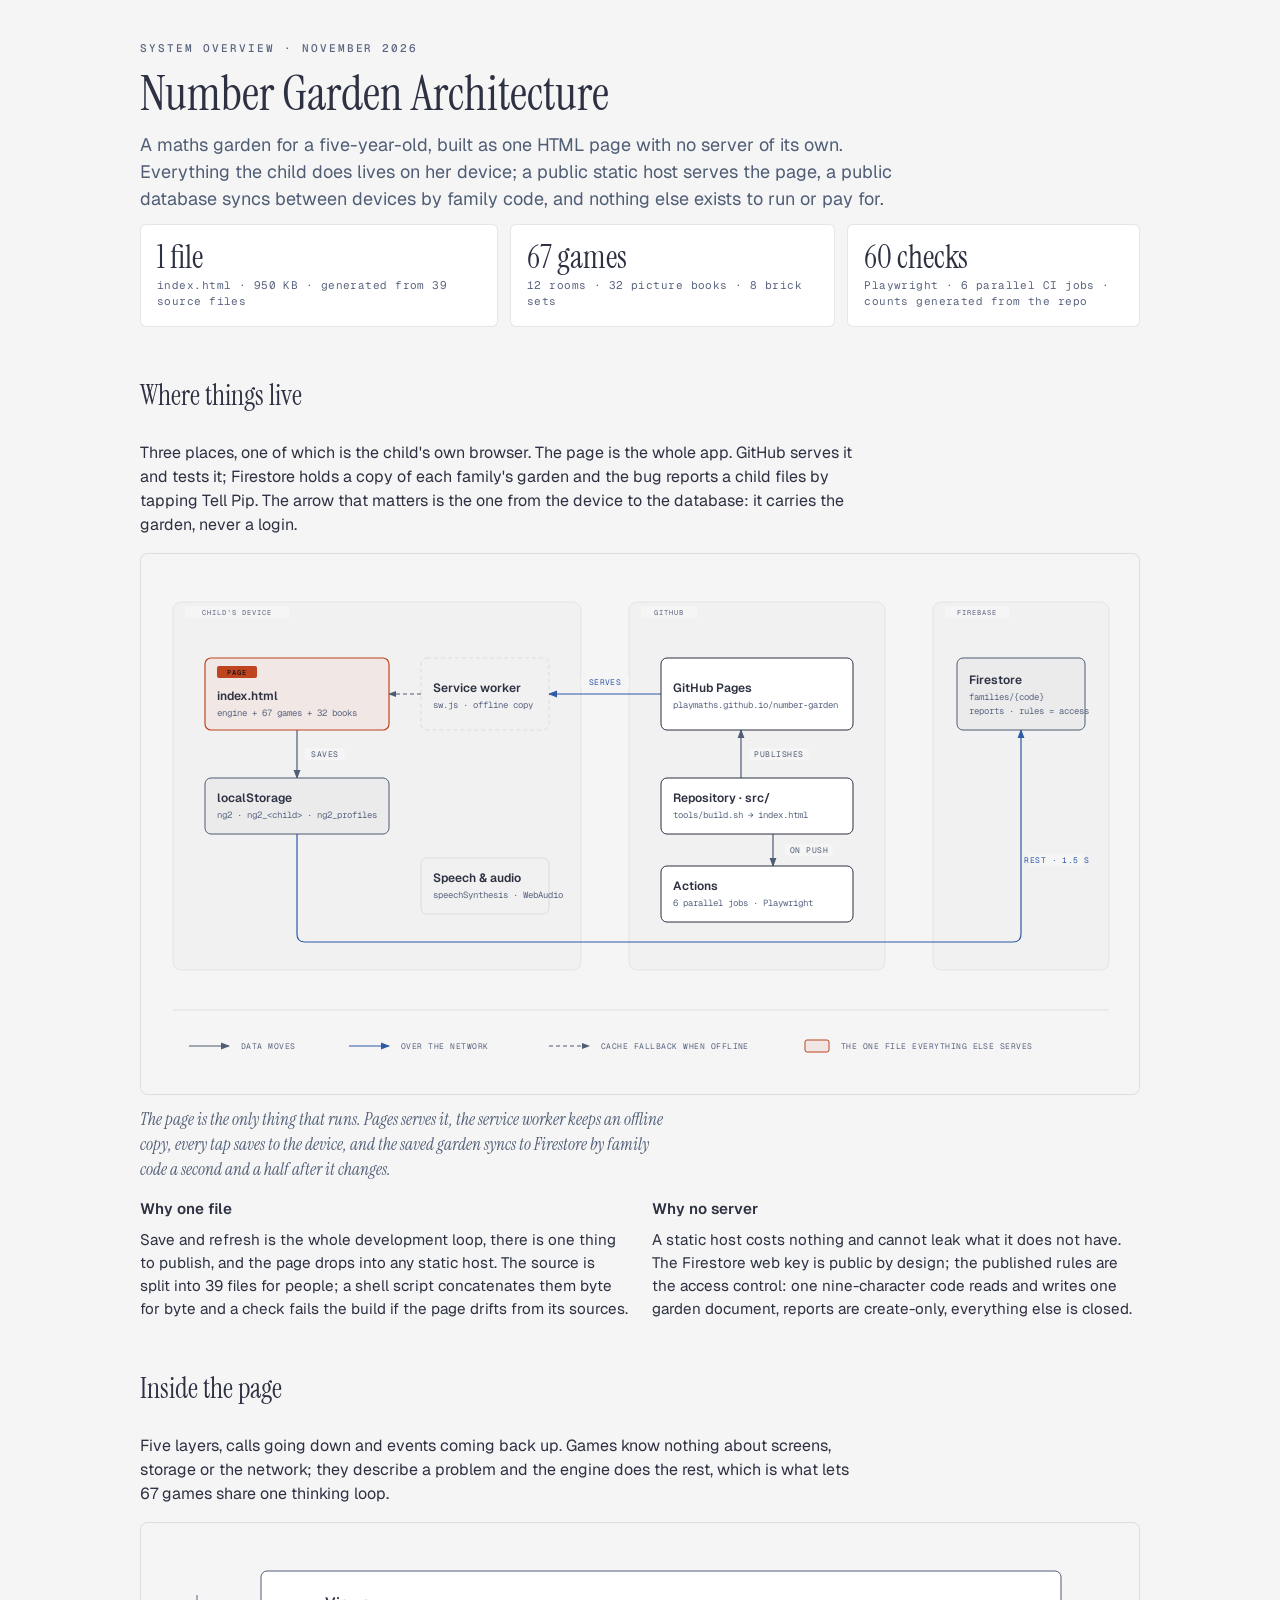
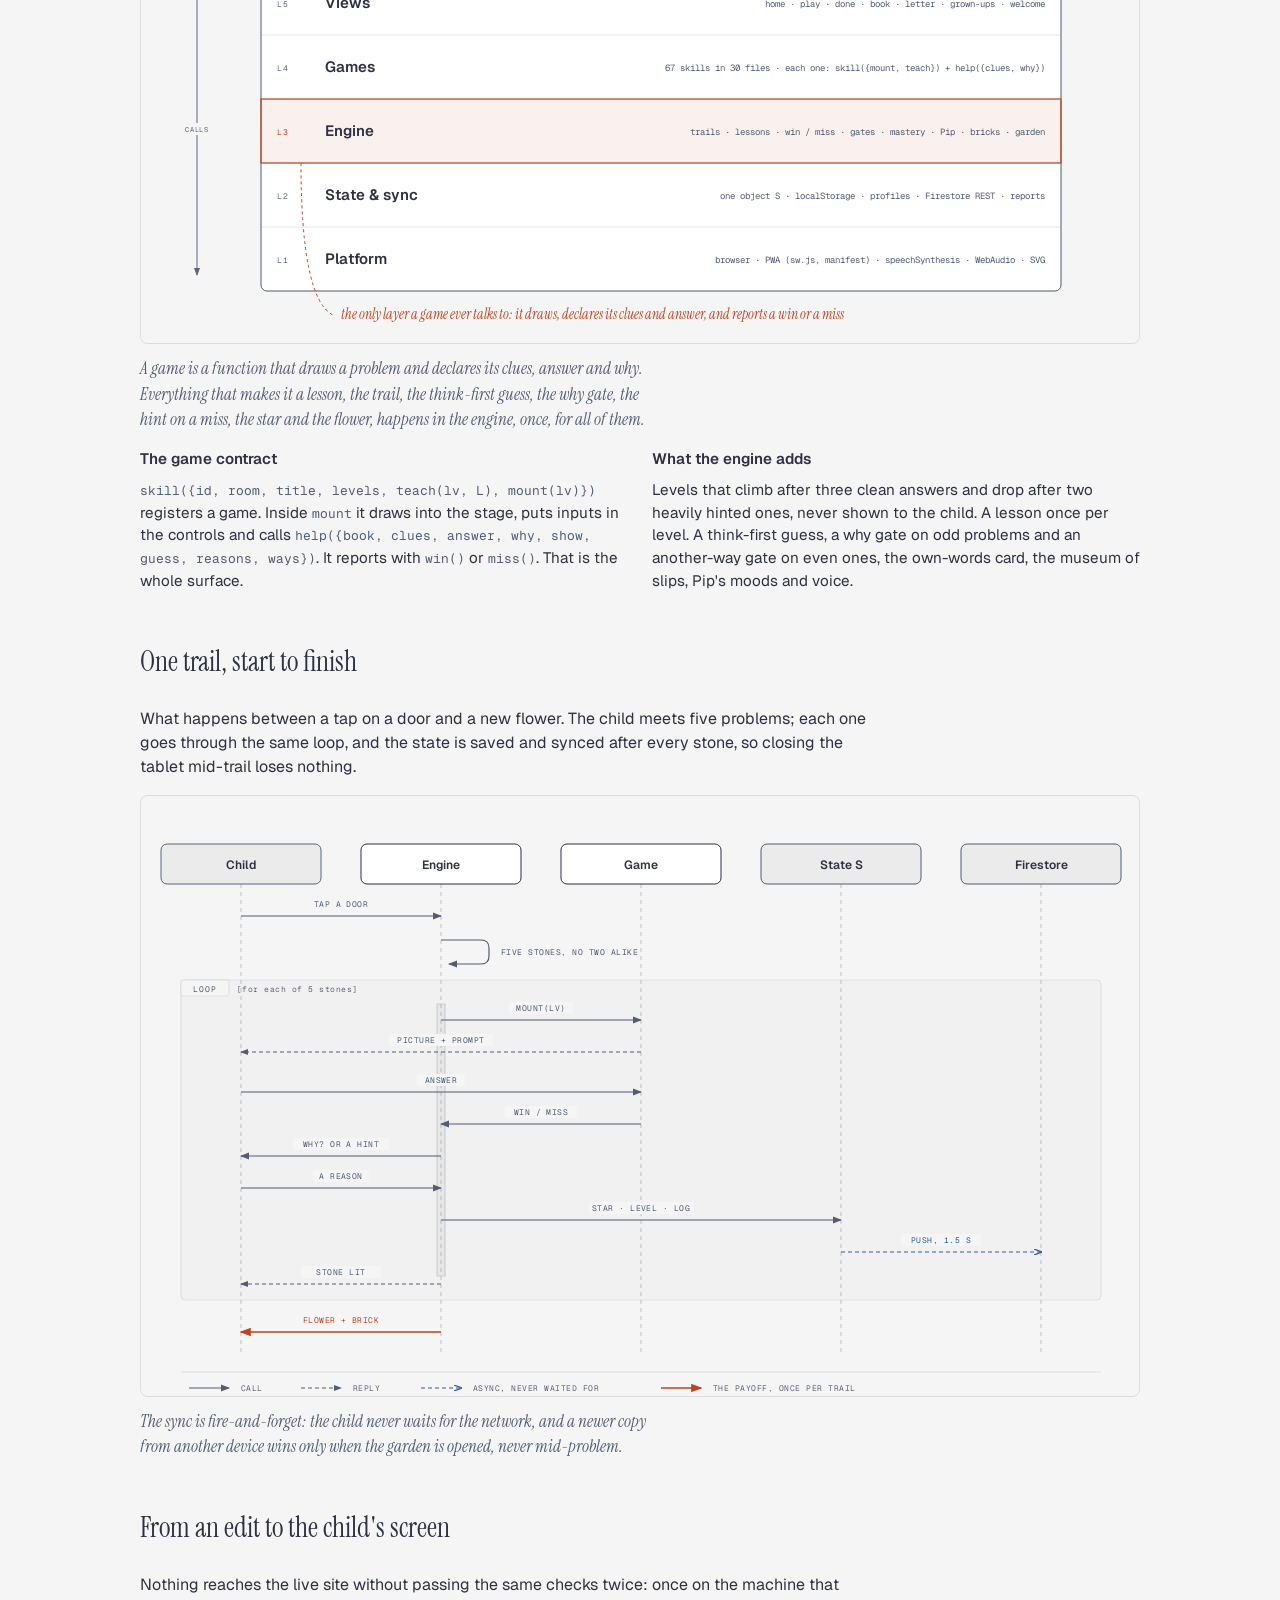
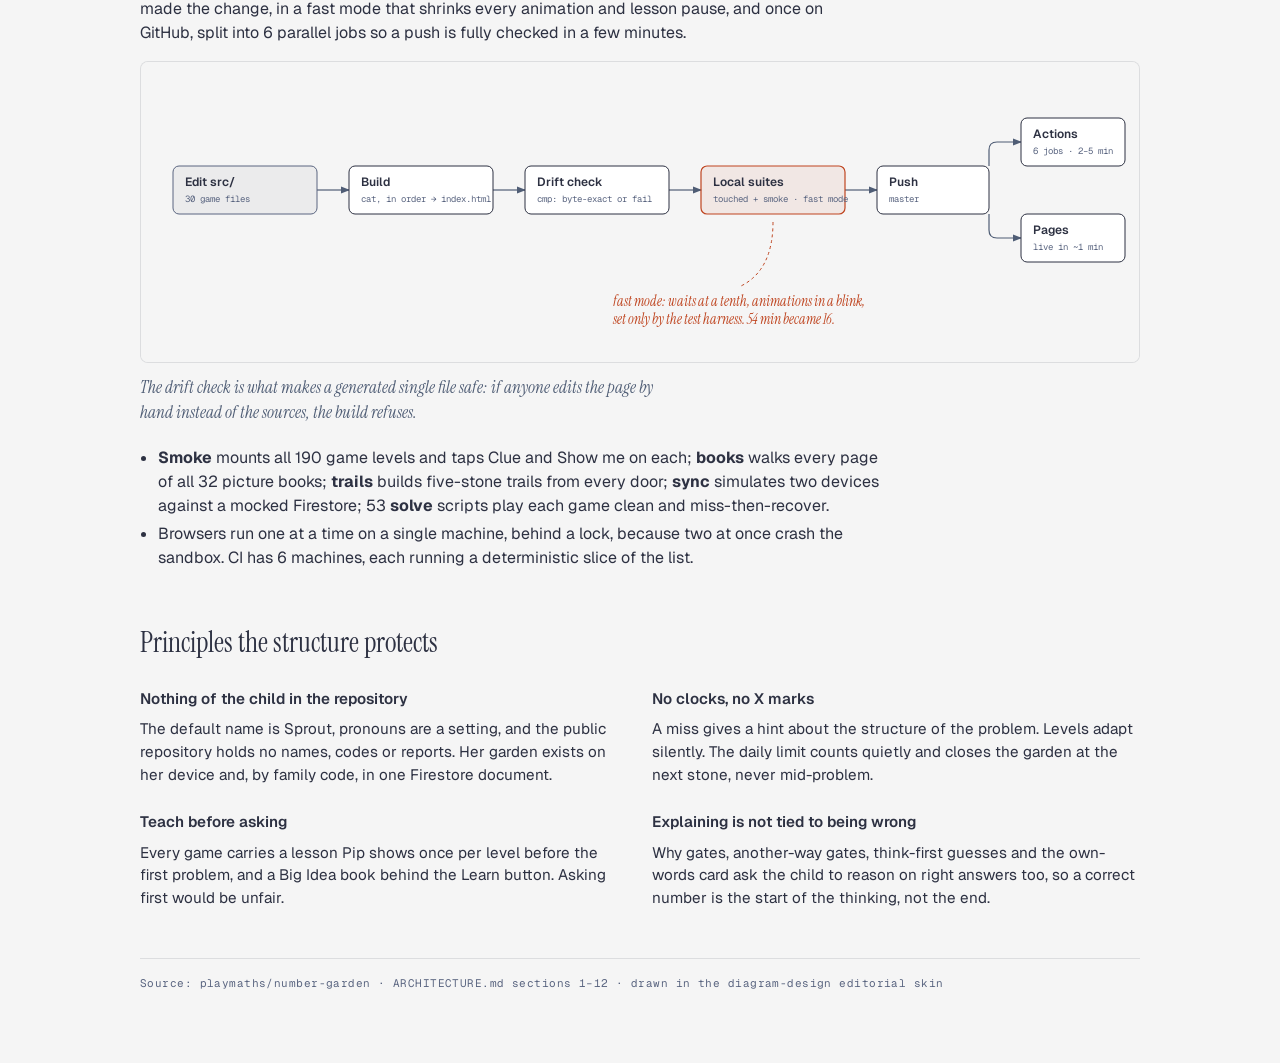
<file: docs/architecture.html>
<!doctype html>
<html lang="en">
<head>
<meta charset="utf-8">
<meta name="viewport" content="width=device-width,initial-scale=1,viewport-fit=cover">
<title>Number Garden Architecture</title>
<link rel="stylesheet" href="https://fonts.googleapis.com/css2?family=Instrument+Serif:ital@0;1&family=Geist:wght@400;500;600&family=Geist+Mono:wght@400;500&display=swap">
<!-- Drawn in the diagram-design editorial skin (github.com/cathrynlavery/diagram-design): one accent, hairlines, 4px grid, orthogonal connectors. Hand-written SVG, no libraries. -->
<style>
/* Layout: an editorial single column; each diagram is one claim with a caption, on white-smoke paper with hairlines and one accent; the counts are filled in by tools/docs-counts.py. Skin: diagram-design defaults. */
:root{
  --paper:#f5f5f5; --paper-2:#ececec; --ink:#2d3142; --muted:#4f5d75; --soft:#5a6580;
  --rule:rgba(45,49,66,.12); --rule-solid:#bfc0c0; --accent:#bf4520; --accent-tint:rgba(191,69,32,.08); --link:#2e5aa8;
  --wash:rgba(45,49,66,.02); --wash-2:rgba(45,49,66,.05); --edge:rgba(45,49,66,.10); --white:#ffffff;
  --serif:'Instrument Serif',Georgia,serif; --sans:'Geist',system-ui,sans-serif; --mono:'Geist Mono',ui-monospace,Menlo,monospace;
}
@media (prefers-color-scheme:dark){:root:not([data-theme="light"]){
  --paper:#2d3142; --paper-2:#393e53; --ink:#f5f5f5; --muted:#bfc0c0; --soft:#949eb2;
  --rule:rgba(245,245,245,.12); --rule-solid:rgba(191,192,192,.25); --accent:#f08a59; --accent-tint:rgba(240,138,89,.10); --link:#739fdf;
  --wash:rgba(245,245,245,.03); --wash-2:rgba(245,245,245,.06); --edge:rgba(245,245,245,.12); --white:#363b4f; color-scheme:dark}}
:root[data-theme="dark"]{
  --paper:#2d3142; --paper-2:#393e53; --ink:#f5f5f5; --muted:#bfc0c0; --soft:#949eb2;
  --rule:rgba(245,245,245,.12); --rule-solid:rgba(191,192,192,.25); --accent:#f08a59; --accent-tint:rgba(240,138,89,.10); --link:#739fdf;
  --wash:rgba(245,245,245,.03); --wash-2:rgba(245,245,245,.06); --edge:rgba(245,245,245,.12); --white:#363b4f; color-scheme:dark}
body{background:var(--paper);color:var(--ink);font-family:var(--sans);line-height:1.5;padding-left:max(16px,env(safe-area-inset-left,0px));padding-right:max(16px,env(safe-area-inset-right,0px));padding-block:32px 64px}
.wrap{max-width:1000px;margin:0 auto;display:flex;flex-direction:column;gap:48px}
header{display:grid;gap:12px}
.eyebrow{font-family:var(--mono);font-size:11px;letter-spacing:.18em;text-transform:uppercase;color:var(--soft);font-weight:500}
h1{font-family:var(--serif);font-weight:400;font-size:clamp(2rem,5vw,3rem);line-height:1.05;margin:0;text-wrap:balance}
h2{font-family:var(--serif);font-weight:400;font-size:1.75rem;margin:0 0 8px;text-wrap:balance}
p{max-width:66ch;margin:0;color:var(--ink)}
p.lede{font-size:1.125rem;color:var(--muted)}
.cards{display:grid;grid-template-columns:1.1fr 1fr .9fr;gap:12px}
.card{background:var(--white);border:1px solid var(--rule);border-radius:6px;padding:16px;display:grid;gap:4px;min-width:0}
.card b{font-family:var(--serif);font-weight:400;font-size:2rem;line-height:1;font-variant-numeric:tabular-nums}
.card span{font-family:var(--mono);font-size:11px;color:var(--soft);letter-spacing:.04em}
section{display:grid;gap:16px}
figure{margin:0;display:grid;gap:12px}
.scroll{overflow-x:auto;border:1px solid var(--rule);border-radius:8px;background:var(--paper)}
.scroll svg{display:block;height:auto}
figcaption{font-family:var(--serif);font-style:italic;font-size:1.05rem;color:var(--muted);max-width:66ch}
.two{display:grid;grid-template-columns:1fr 1fr;gap:24px}
.two>div{min-width:0;display:grid;gap:8px;align-content:start}
.two h3{font-family:var(--sans);font-weight:600;font-size:.95rem;margin:0}
.two p{font-size:.95rem}
code{font-family:var(--mono);font-size:.85em;color:var(--muted)}
ul{margin:0;padding-left:1.1rem;max-width:66ch;color:var(--ink)}li{margin:4px 0}
.svgtxt{font-family:var(--sans)}
footer{border-top:1px solid var(--rule);padding-top:16px;font-family:var(--mono);font-size:11px;color:var(--soft);letter-spacing:.04em}
@media (max-width:700px){.cards{grid-template-columns:1fr 1fr}.cards .card:first-child{grid-column:1/-1}.two{grid-template-columns:1fr}}
@media (prefers-reduced-motion:no-preference){.card{transition:border-color .2s}.card:hover{border-color:var(--rule-solid)}}
</style>

</head>
<body>
<div class="wrap">
<header>
  <div class="eyebrow">System overview · November 2026</div>
  <h1>Number Garden Architecture</h1>
  <p class="lede">A maths garden for a five-year-old, built as one HTML page with no server of its own. Everything the child does lives on her device; a public static host serves the page, a public database syncs between devices by family code, and nothing else exists to run or pay for.</p>
  <div class="cards">
    <div class="card"><b>1 file</b><span>index.html · 950 KB · generated from <!--n:srcfiles-->39<!--/n--> source files</span></div>
    <div class="card"><b><!--n:skills-->67<!--/n--> games</b><span><!--n:rooms-->12<!--/n--> rooms · <!--n:books-->32<!--/n--> picture books · <!--n:sets-->8<!--/n--> brick sets</span></div>
    <div class="card"><b><!--n:checks-->60<!--/n--> checks</b><span>Playwright · <!--n:jobs-->6<!--/n--> parallel CI jobs · counts generated from the repo</span></div>
  </div>
</header>

<section>
  <h2>Where things live</h2>
  <p>Three places, one of which is the child's own browser. The page is the whole app. GitHub serves it and tests it; Firestore holds a copy of each family's garden and the bug reports a child files by tapping Tell Pip. The arrow that matters is the one from the device to the database: it carries the garden, never a login.</p>
  <figure>
    <div class="scroll">
    <svg viewBox="0 0 1000 540" style="min-width:1000px" role="img" aria-labelledby="arch-t arch-d">
      <title id="arch-t">System architecture of Number Garden</title>
      <desc id="arch-d">Three zones: the child's device holds index.html, a service worker, localStorage and the browser's speech and audio; GitHub holds Pages, the source repository and Actions; Firebase holds Firestore. Pages serves the page through the service worker; the page saves to localStorage; localStorage syncs to Firestore over REST; the repository publishes to Pages and runs tests on push.</desc>
      <defs>
        <marker id="arch-arrow" markerWidth="8" markerHeight="6" refX="7" refY="3" orient="auto"><polygon points="0 0, 8 3, 0 6" fill="var(--muted)"/></marker>
        <marker id="arch-arrow-link" markerWidth="8" markerHeight="6" refX="7" refY="3" orient="auto"><polygon points="0 0, 8 3, 0 6" fill="var(--link)"/></marker>
      </defs>
      <!-- zones -->
      <rect x="32" y="48" width="408" height="368" rx="8" fill="var(--wash)" stroke="var(--edge)" stroke-width=".8"/>
      <rect x="44" y="52" width="104" height="12" rx="2" fill="var(--paper)"/>
      <text x="96" y="61" fill="var(--soft)" font-size="7" font-family="var(--mono)" text-anchor="middle" letter-spacing="0.14em">CHILD'S DEVICE</text>
      <rect x="488" y="48" width="256" height="368" rx="8" fill="var(--wash)" stroke="var(--edge)" stroke-width=".8"/>
      <rect x="500" y="52" width="56" height="12" rx="2" fill="var(--paper)"/>
      <text x="528" y="61" fill="var(--soft)" font-size="7" font-family="var(--mono)" text-anchor="middle" letter-spacing="0.14em">GITHUB</text>
      <rect x="792" y="48" width="176" height="368" rx="8" fill="var(--wash)" stroke="var(--edge)" stroke-width=".8"/>
      <rect x="804" y="52" width="64" height="12" rx="2" fill="var(--paper)"/>
      <text x="836" y="61" fill="var(--soft)" font-size="7" font-family="var(--mono)" text-anchor="middle" letter-spacing="0.14em">FIREBASE</text>
      <!-- arrows (behind nodes) -->
      <line x1="520" y1="140" x2="408" y2="140" stroke="var(--link)" stroke-width="1.2" marker-end="url(#arch-arrow-link)"/>
      <rect x="440" y="122" width="48" height="12" rx="2" fill="var(--paper)"/>
      <text x="464" y="131" fill="var(--link)" font-size="8" font-family="var(--mono)" text-anchor="middle" letter-spacing="0.06em">SERVES</text>
      <line x1="280" y1="140" x2="248" y2="140" stroke="var(--muted)" stroke-width="1" stroke-dasharray="4,3" marker-end="url(#arch-arrow)"/>
      <line x1="156" y1="176" x2="156" y2="224" stroke="var(--muted)" stroke-width="1.2" marker-end="url(#arch-arrow)"/>
      <rect x="164" y="194" width="40" height="12" rx="2" fill="var(--paper)"/>
      <text x="184" y="203" fill="var(--muted)" font-size="8" font-family="var(--mono)" text-anchor="middle" letter-spacing="0.06em">SAVES</text>
      <path d="M156,280 V380 Q156,388 164,388 H872 Q880,388 880,380 V176" fill="none" stroke="var(--link)" stroke-width="1.2" marker-end="url(#arch-arrow-link)"/>
      <rect x="888" y="300" width="56" height="12" rx="2" fill="var(--paper)"/>
      <text x="916" y="309" fill="var(--link)" font-size="8" font-family="var(--mono)" text-anchor="middle" letter-spacing="0.06em">REST · 1.5 S</text>
      <line x1="600" y1="224" x2="600" y2="176" stroke="var(--muted)" stroke-width="1.2" marker-end="url(#arch-arrow)"/>
      <rect x="608" y="194" width="60" height="12" rx="2" fill="var(--paper)"/>
      <text x="638" y="203" fill="var(--muted)" font-size="8" font-family="var(--mono)" text-anchor="middle" letter-spacing="0.06em">PUBLISHES</text>
      <line x1="632" y1="280" x2="632" y2="312" stroke="var(--muted)" stroke-width="1.2" marker-end="url(#arch-arrow)"/>
      <rect x="644" y="290" width="48" height="12" rx="2" fill="var(--paper)"/>
      <text x="668" y="299" fill="var(--muted)" font-size="8" font-family="var(--mono)" text-anchor="middle" letter-spacing="0.06em">ON PUSH</text>
      <!-- nodes: device -->
      <rect x="64" y="104" width="184" height="72" rx="6" fill="var(--paper)"/>
      <rect x="64" y="104" width="184" height="72" rx="6" fill="var(--accent-tint)" stroke="var(--accent)" stroke-width="1.2"/>
      <rect x="76" y="112" width="40" height="12" rx="2" fill="var(--accent)"/><text x="96" y="121" fill="#111111" font-size="7" font-family="var(--mono)" text-anchor="middle" letter-spacing="0.14em" font-weight="500">PAGE</text>
      <text x="76" y="146" fill="var(--ink)" font-size="12" font-family="var(--sans)" font-weight="600">index.html</text>
      <text x="76" y="162" fill="var(--soft)" font-size="9" font-family="var(--mono)">engine + <!--n:skills-->67<!--/n--> games + <!--n:books-->32<!--/n--> books</text>
      <rect x="280" y="104" width="128" height="72" rx="6" fill="var(--paper)"/>
      <rect x="280" y="104" width="128" height="72" rx="6" fill="var(--wash)" stroke="var(--edge)" stroke-width="1" stroke-dasharray="4,3"/>
      <text x="292" y="138" fill="var(--ink)" font-size="12" font-family="var(--sans)" font-weight="600">Service worker</text>
      <text x="292" y="154" fill="var(--soft)" font-size="9" font-family="var(--mono)">sw.js · offline copy</text>
      <rect x="64" y="224" width="184" height="56" rx="6" fill="var(--paper)"/>
      <rect x="64" y="224" width="184" height="56" rx="6" fill="var(--wash-2)" stroke="var(--muted)" stroke-width="1"/>
      <text x="76" y="248" fill="var(--ink)" font-size="12" font-family="var(--sans)" font-weight="600">localStorage</text>
      <text x="76" y="264" fill="var(--soft)" font-size="9" font-family="var(--mono)">ng2 · ng2_&lt;child&gt; · ng2_profiles</text>
      <rect x="280" y="304" width="128" height="56" rx="6" fill="var(--paper)"/>
      <rect x="280" y="304" width="128" height="56" rx="6" fill="var(--wash)" stroke="var(--edge)" stroke-width="1"/>
      <text x="292" y="328" fill="var(--ink)" font-size="12" font-family="var(--sans)" font-weight="600">Speech &amp; audio</text>
      <text x="292" y="344" fill="var(--soft)" font-size="9" font-family="var(--mono)">speechSynthesis · WebAudio</text>
      <!-- nodes: github -->
      <rect x="520" y="104" width="192" height="72" rx="6" fill="var(--white)" stroke="var(--ink)" stroke-width="1"/>
      <text x="532" y="138" fill="var(--ink)" font-size="12" font-family="var(--sans)" font-weight="600">GitHub Pages</text>
      <text x="532" y="154" fill="var(--soft)" font-size="9" font-family="var(--mono)">playmaths.github.io/number-garden</text>
      <rect x="520" y="224" width="192" height="56" rx="6" fill="var(--white)" stroke="var(--ink)" stroke-width="1"/>
      <text x="532" y="248" fill="var(--ink)" font-size="12" font-family="var(--sans)" font-weight="600">Repository · src/</text>
      <text x="532" y="264" fill="var(--soft)" font-size="9" font-family="var(--mono)">tools/build.sh → index.html</text>
      <rect x="520" y="312" width="192" height="56" rx="6" fill="var(--white)" stroke="var(--ink)" stroke-width="1"/>
      <text x="532" y="336" fill="var(--ink)" font-size="12" font-family="var(--sans)" font-weight="600">Actions</text>
      <text x="532" y="352" fill="var(--soft)" font-size="9" font-family="var(--mono)"><!--n:jobs-->6<!--/n--> parallel jobs · Playwright</text>
      <!-- nodes: firebase -->
      <rect x="816" y="104" width="128" height="72" rx="6" fill="var(--paper)"/>
      <rect x="816" y="104" width="128" height="72" rx="6" fill="var(--wash-2)" stroke="var(--muted)" stroke-width="1"/>
      <text x="828" y="130" fill="var(--ink)" font-size="12" font-family="var(--sans)" font-weight="600">Firestore</text>
      <text x="828" y="146" fill="var(--soft)" font-size="9" font-family="var(--mono)">families/{code}</text>
      <text x="828" y="160" fill="var(--soft)" font-size="9" font-family="var(--mono)">reports · rules = access</text>
      <!-- legend strip -->
      <line x1="32" y1="456" x2="968" y2="456" stroke="var(--rule)" stroke-width="1"/>
      <line x1="48" y1="492" x2="88" y2="492" stroke="var(--muted)" stroke-width="1.2" marker-end="url(#arch-arrow)"/>
      <text x="100" y="495" fill="var(--soft)" font-size="8" font-family="var(--mono)" letter-spacing="0.06em">DATA MOVES</text>
      <line x1="208" y1="492" x2="248" y2="492" stroke="var(--link)" stroke-width="1.2" marker-end="url(#arch-arrow-link)"/>
      <text x="260" y="495" fill="var(--soft)" font-size="8" font-family="var(--mono)" letter-spacing="0.06em">OVER THE NETWORK</text>
      <line x1="408" y1="492" x2="448" y2="492" stroke="var(--muted)" stroke-width="1" stroke-dasharray="4,3" marker-end="url(#arch-arrow)"/>
      <text x="460" y="495" fill="var(--soft)" font-size="8" font-family="var(--mono)" letter-spacing="0.06em">CACHE FALLBACK WHEN OFFLINE</text>
      <rect x="664" y="486" width="24" height="12" rx="2" fill="var(--accent-tint)" stroke="var(--accent)" stroke-width="1"/>
      <text x="700" y="495" fill="var(--soft)" font-size="8" font-family="var(--mono)" letter-spacing="0.06em">THE ONE FILE EVERYTHING ELSE SERVES</text>
    </svg>
    </div>
    <figcaption>The page is the only thing that runs. Pages serves it, the service worker keeps an offline copy, every tap saves to the device, and the saved garden syncs to Firestore by family code a second and a half after it changes.</figcaption>
  </figure>
  <div class="two">
    <div><h3>Why one file</h3><p>Save and refresh is the whole development loop, there is one thing to publish, and the page drops into any static host. The source is split into <!--n:srcfiles-->39<!--/n--> files for people; a shell script concatenates them byte for byte and a check fails the build if the page drifts from its sources.</p></div>
    <div><h3>Why no server</h3><p>A static host costs nothing and cannot leak what it does not have. The Firestore web key is public by design; the published rules are the access control: one nine-character code reads and writes one garden document, reports are create-only, everything else is closed.</p></div>
  </div>
</section>

<section>
  <h2>Inside the page</h2>
  <p>Five layers, calls going down and events coming back up. Games know nothing about screens, storage or the network; they describe a problem and the engine does the rest, which is what lets <!--n:skills-->67<!--/n--> games share one thinking loop.</p>
  <figure>
    <div class="scroll">
    <svg viewBox="0 0 1000 420" style="min-width:1000px" role="img" aria-labelledby="lay-t lay-d">
      <title id="lay-t">Runtime layers of the page</title>
      <desc id="lay-d">From top to bottom: Views, Games, Engine, State and sync, Platform. The engine is the focal layer: it owns trails, lessons, gates, win and miss, and the state object every other layer reads.</desc>
      <defs><marker id="lay-arrow" markerWidth="8" markerHeight="6" refX="7" refY="3" orient="auto"><polygon points="0 0, 8 3, 0 6" fill="var(--soft)"/></marker></defs>
      <!-- direction indicator -->
      <line x1="56" y1="72" x2="56" y2="352" stroke="var(--soft)" stroke-width="1" marker-end="url(#lay-arrow)"/>
      <rect x="40" y="200" width="32" height="12" rx="2" fill="var(--paper)"/>
      <text x="56" y="209" fill="var(--soft)" font-size="7" font-family="var(--mono)" text-anchor="middle" letter-spacing="0.14em">CALLS</text>
      <!-- stack -->
      <rect x="120" y="48" width="800" height="320" rx="6" fill="var(--white)" stroke="var(--muted)" stroke-width="1"/>
      <line x1="120" y1="112" x2="920" y2="112" stroke="var(--rule)" stroke-width="1"/>
      <line x1="120" y1="176" x2="920" y2="176" stroke="var(--rule)" stroke-width="1"/>
      <line x1="120" y1="240" x2="920" y2="240" stroke="var(--rule)" stroke-width="1"/>
      <line x1="120" y1="304" x2="920" y2="304" stroke="var(--rule)" stroke-width="1"/>
      <!-- focal layer -->
      <rect x="120" y="176" width="800" height="64" fill="var(--accent-tint)" stroke="var(--accent)" stroke-width="1.2"/>
      <!-- rows -->
      <text x="136" y="84" fill="var(--soft)" font-size="8" font-family="var(--mono)" letter-spacing="0.18em">L5</text>
      <text x="184" y="85" fill="var(--ink)" font-size="15" font-family="var(--sans)" font-weight="600">Views</text>
      <text x="904" y="84" fill="var(--muted)" font-size="9" font-family="var(--mono)" text-anchor="end">home · play · done · book · letter · grown-ups · welcome</text>
      <text x="136" y="148" fill="var(--soft)" font-size="8" font-family="var(--mono)" letter-spacing="0.18em">L4</text>
      <text x="184" y="149" fill="var(--ink)" font-size="15" font-family="var(--sans)" font-weight="600">Games</text>
      <text x="904" y="148" fill="var(--muted)" font-size="9" font-family="var(--mono)" text-anchor="end"><!--n:skills-->67<!--/n--> skills in <!--n:gamefiles-->30<!--/n--> files · each one: skill({mount, teach}) + help({clues, why})</text>
      <text x="136" y="212" fill="var(--accent)" font-size="8" font-family="var(--mono)" letter-spacing="0.18em">L3</text>
      <text x="184" y="213" fill="var(--ink)" font-size="15" font-family="var(--sans)" font-weight="600">Engine</text>
      <text x="904" y="212" fill="var(--muted)" font-size="9" font-family="var(--mono)" text-anchor="end">trails · lessons · win / miss · gates · mastery · Pip · bricks · garden</text>
      <text x="136" y="276" fill="var(--soft)" font-size="8" font-family="var(--mono)" letter-spacing="0.18em">L2</text>
      <text x="184" y="277" fill="var(--ink)" font-size="15" font-family="var(--sans)" font-weight="600">State &amp; sync</text>
      <text x="904" y="276" fill="var(--muted)" font-size="9" font-family="var(--mono)" text-anchor="end">one object S · localStorage · profiles · Firestore REST · reports</text>
      <text x="136" y="340" fill="var(--soft)" font-size="8" font-family="var(--mono)" letter-spacing="0.18em">L1</text>
      <text x="184" y="341" fill="var(--ink)" font-size="15" font-family="var(--sans)" font-weight="600">Platform</text>
      <text x="904" y="340" fill="var(--muted)" font-size="9" font-family="var(--mono)" text-anchor="end">browser · PWA (sw.js, manifest) · speechSynthesis · WebAudio · SVG</text>
      <!-- callout -->
      <path d="M160,240 Q160,376 192,392" fill="none" stroke="var(--accent)" stroke-width="1" stroke-dasharray="3,3"/>
      <text x="200" y="396" fill="var(--accent)" font-size="14" font-family="var(--serif)" font-style="italic">the only layer a game ever talks to: it draws, declares its clues and answer, and reports a win or a miss</text>
    </svg>
    </div>
    <figcaption>A game is a function that draws a problem and declares its clues, answer and why. Everything that makes it a lesson, the trail, the think-first guess, the why gate, the hint on a miss, the star and the flower, happens in the engine, once, for all of them.</figcaption>
  </figure>
  <div class="two">
    <div><h3>The game contract</h3><p><code>skill({id, room, title, levels, teach(lv, L), mount(lv)})</code> registers a game. Inside <code>mount</code> it draws into the stage, puts inputs in the controls and calls <code>help({book, clues, answer, why, show, guess, reasons, ways})</code>. It reports with <code>win()</code> or <code>miss()</code>. That is the whole surface.</p></div>
    <div><h3>What the engine adds</h3><p>Levels that climb after three clean answers and drop after two heavily hinted ones, never shown to the child. A lesson once per level. A think-first guess, a why gate on odd problems and an another-way gate on even ones, the own-words card, the museum of slips, Pip's moods and voice.</p></div>
  </div>
</section>

<section>
  <h2>One trail, start to finish</h2>
  <p>What happens between a tap on a door and a new flower. The child meets five problems; each one goes through the same loop, and the state is saved and synced after every stone, so closing the tablet mid-trail loses nothing.</p>
  <figure>
    <div class="scroll">
    <svg viewBox="0 0 1000 600" style="min-width:1000px" role="img" aria-labelledby="seq-t seq-d">
      <title id="seq-t">Sequence of one trail</title>
      <desc id="seq-d">Five actors: the child, the engine, a game, the state object and Firestore. The child taps a door; the engine builds five stones; for each stone the engine mounts the game, the game shows a picture and prompt, the child answers, the game reports a win, the engine asks why, the child picks a reason, the engine saves the level and state syncs to Firestore; after the fifth stone the engine plants a flower and lays a brick.</desc>
      <defs>
        <marker id="seq-arrow" markerWidth="8" markerHeight="6" refX="7" refY="3" orient="auto"><polygon points="0 0, 8 3, 0 6" fill="var(--muted)"/></marker>
        <marker id="seq-arrow-accent" markerWidth="8" markerHeight="6" refX="7" refY="3" orient="auto"><polygon points="0 0, 8 3, 0 6" fill="var(--accent)"/></marker>
        <marker id="seq-arrow-link" markerWidth="8" markerHeight="6" refX="7" refY="3" orient="auto"><polygon points="0 0, 8 3, 0 6" fill="var(--link)"/></marker>
        <marker id="seq-open" markerWidth="8" markerHeight="6" refX="7" refY="3" orient="auto"><polyline points="0 0, 8 3, 0 6" fill="none" stroke="var(--link)" stroke-width="1.2"/></marker>
      </defs>
      <!-- lifelines -->
      <line x1="100" y1="88" x2="100" y2="560" stroke="var(--rule-solid)" stroke-width="1" stroke-dasharray="4,4"/>
      <line x1="300" y1="88" x2="300" y2="560" stroke="var(--rule-solid)" stroke-width="1" stroke-dasharray="4,4"/>
      <line x1="500" y1="88" x2="500" y2="560" stroke="var(--rule-solid)" stroke-width="1" stroke-dasharray="4,4"/>
      <line x1="700" y1="88" x2="700" y2="560" stroke="var(--rule-solid)" stroke-width="1" stroke-dasharray="4,4"/>
      <line x1="900" y1="88" x2="900" y2="560" stroke="var(--rule-solid)" stroke-width="1" stroke-dasharray="4,4"/>
      <!-- loop frame -->
      <rect x="40" y="184" width="920" height="320" rx="4" fill="var(--wash)" stroke="var(--edge)" stroke-width="1"/>
      <rect x="40" y="184" width="48" height="16" rx="2" fill="var(--paper)" stroke="var(--edge)" stroke-width="1"/>
      <text x="64" y="196" fill="var(--muted)" font-size="8" font-family="var(--mono)" text-anchor="middle" letter-spacing="0.12em">LOOP</text>
      <text x="96" y="196" fill="var(--soft)" font-size="8" font-family="var(--mono)" letter-spacing="0.06em">[for each of 5 stones]</text>
      <!-- activation on engine during loop -->
      <rect x="296" y="208" width="8" height="272" fill="var(--wash-2)" stroke="var(--rule-solid)" stroke-width=".8"/>
      <!-- actors -->
      <rect x="20" y="48" width="160" height="40" rx="6" fill="var(--wash-2)" stroke="var(--soft)" stroke-width="1"/>
      <text x="100" y="73" fill="var(--ink)" font-size="12" font-family="var(--sans)" font-weight="600" text-anchor="middle">Child</text>
      <rect x="220" y="48" width="160" height="40" rx="6" fill="var(--white)" stroke="var(--ink)" stroke-width="1"/>
      <text x="300" y="73" fill="var(--ink)" font-size="12" font-family="var(--sans)" font-weight="600" text-anchor="middle">Engine</text>
      <rect x="420" y="48" width="160" height="40" rx="6" fill="var(--white)" stroke="var(--ink)" stroke-width="1"/>
      <text x="500" y="73" fill="var(--ink)" font-size="12" font-family="var(--sans)" font-weight="600" text-anchor="middle">Game</text>
      <rect x="620" y="48" width="160" height="40" rx="6" fill="var(--wash-2)" stroke="var(--muted)" stroke-width="1"/>
      <text x="700" y="73" fill="var(--ink)" font-size="12" font-family="var(--sans)" font-weight="600" text-anchor="middle">State S</text>
      <rect x="820" y="48" width="160" height="40" rx="6" fill="var(--wash-2)" stroke="var(--muted)" stroke-width="1"/>
      <text x="900" y="73" fill="var(--ink)" font-size="12" font-family="var(--sans)" font-weight="600" text-anchor="middle">Firestore</text>
      <!-- messages -->
      <line x1="100" y1="120" x2="300" y2="120" stroke="var(--muted)" stroke-width="1.2" marker-end="url(#seq-arrow)"/>
      <rect x="168" y="102" width="64" height="12" rx="2" fill="var(--paper)"/><text x="200" y="111" fill="var(--muted)" font-size="8" font-family="var(--mono)" text-anchor="middle" letter-spacing="0.06em">TAP A DOOR</text>
      <path d="M300,144 H340 Q348,144 348,152 V160 Q348,168 340,168 H308" fill="none" stroke="var(--muted)" stroke-width="1.2" marker-end="url(#seq-arrow)"/>
      <text x="360" y="159" fill="var(--muted)" font-size="8" font-family="var(--mono)" letter-spacing="0.06em">FIVE STONES, NO TWO ALIKE</text>
      <line x1="300" y1="224" x2="500" y2="224" stroke="var(--muted)" stroke-width="1.2" marker-end="url(#seq-arrow)"/>
      <rect x="368" y="206" width="64" height="12" rx="2" fill="var(--paper)"/><text x="400" y="215" fill="var(--muted)" font-size="8" font-family="var(--mono)" text-anchor="middle" letter-spacing="0.06em">MOUNT(LV)</text>
      <line x1="500" y1="256" x2="100" y2="256" stroke="var(--muted)" stroke-width="1" stroke-dasharray="4,3" marker-end="url(#seq-arrow)"/>
      <rect x="248" y="238" width="104" height="12" rx="2" fill="var(--paper)"/><text x="300" y="247" fill="var(--muted)" font-size="8" font-family="var(--mono)" text-anchor="middle" letter-spacing="0.06em">PICTURE + PROMPT</text>
      <line x1="100" y1="296" x2="500" y2="296" stroke="var(--muted)" stroke-width="1.2" marker-end="url(#seq-arrow)"/>
      <rect x="276" y="278" width="48" height="12" rx="2" fill="var(--paper)"/><text x="300" y="287" fill="var(--muted)" font-size="8" font-family="var(--mono)" text-anchor="middle" letter-spacing="0.06em">ANSWER</text>
      <line x1="500" y1="328" x2="300" y2="328" stroke="var(--muted)" stroke-width="1.2" marker-end="url(#seq-arrow)"/>
      <rect x="364" y="310" width="72" height="12" rx="2" fill="var(--paper)"/><text x="400" y="319" fill="var(--muted)" font-size="8" font-family="var(--mono)" text-anchor="middle" letter-spacing="0.06em">WIN / MISS</text>
      <line x1="300" y1="360" x2="100" y2="360" stroke="var(--muted)" stroke-width="1.2" marker-end="url(#seq-arrow)"/>
      <rect x="152" y="342" width="96" height="12" rx="2" fill="var(--paper)"/><text x="200" y="351" fill="var(--muted)" font-size="8" font-family="var(--mono)" text-anchor="middle" letter-spacing="0.06em">WHY? OR A HINT</text>
      <line x1="100" y1="392" x2="300" y2="392" stroke="var(--muted)" stroke-width="1.2" marker-end="url(#seq-arrow)"/>
      <rect x="172" y="374" width="56" height="12" rx="2" fill="var(--paper)"/><text x="200" y="383" fill="var(--muted)" font-size="8" font-family="var(--mono)" text-anchor="middle" letter-spacing="0.06em">A REASON</text>
      <line x1="300" y1="424" x2="700" y2="424" stroke="var(--muted)" stroke-width="1.2" marker-end="url(#seq-arrow)"/>
      <rect x="448" y="406" width="104" height="12" rx="2" fill="var(--paper)"/><text x="500" y="415" fill="var(--muted)" font-size="8" font-family="var(--mono)" text-anchor="middle" letter-spacing="0.06em">STAR · LEVEL · LOG</text>
      <line x1="700" y1="456" x2="900" y2="456" stroke="var(--link)" stroke-width="1" stroke-dasharray="4,3" marker-end="url(#seq-open)"/>
      <rect x="760" y="438" width="80" height="12" rx="2" fill="var(--paper)"/><text x="800" y="447" fill="var(--link)" font-size="8" font-family="var(--mono)" text-anchor="middle" letter-spacing="0.06em">PUSH, 1.5 S</text>
      <line x1="300" y1="488" x2="100" y2="488" stroke="var(--muted)" stroke-width="1" stroke-dasharray="4,3" marker-end="url(#seq-arrow)"/>
      <rect x="160" y="470" width="80" height="12" rx="2" fill="var(--paper)"/><text x="200" y="479" fill="var(--muted)" font-size="8" font-family="var(--mono)" text-anchor="middle" letter-spacing="0.06em">STONE LIT</text>
      <line x1="300" y1="536" x2="100" y2="536" stroke="var(--accent)" stroke-width="1.4" marker-end="url(#seq-arrow-accent)"/>
      <rect x="148" y="518" width="104" height="12" rx="2" fill="var(--paper)"/><text x="200" y="527" fill="var(--accent)" font-size="8" font-family="var(--mono)" text-anchor="middle" letter-spacing="0.06em">FLOWER + BRICK</text>
      <!-- legend -->
      <line x1="40" y1="576" x2="960" y2="576" stroke="var(--rule)" stroke-width="1"/>
      <line x1="48" y1="592" x2="88" y2="592" stroke="var(--muted)" stroke-width="1.2" marker-end="url(#seq-arrow)"/><text x="100" y="595" fill="var(--soft)" font-size="8" font-family="var(--mono)" letter-spacing="0.06em">CALL</text>
      <line x1="160" y1="592" x2="200" y2="592" stroke="var(--muted)" stroke-width="1" stroke-dasharray="4,3" marker-end="url(#seq-arrow)"/><text x="212" y="595" fill="var(--soft)" font-size="8" font-family="var(--mono)" letter-spacing="0.06em">REPLY</text>
      <line x1="280" y1="592" x2="320" y2="592" stroke="var(--link)" stroke-width="1" stroke-dasharray="4,3" marker-end="url(#seq-open)"/><text x="332" y="595" fill="var(--soft)" font-size="8" font-family="var(--mono)" letter-spacing="0.06em">ASYNC, NEVER WAITED FOR</text>
      <line x1="520" y1="592" x2="560" y2="592" stroke="var(--accent)" stroke-width="1.4" marker-end="url(#seq-arrow-accent)"/><text x="572" y="595" fill="var(--soft)" font-size="8" font-family="var(--mono)" letter-spacing="0.06em">THE PAYOFF, ONCE PER TRAIL</text>
    </svg>
    </div>
    <figcaption>The sync is fire-and-forget: the child never waits for the network, and a newer copy from another device wins only when the garden is opened, never mid-problem.</figcaption>
  </figure>
</section>

<section>
  <h2>From an edit to the child's screen</h2>
  <p>Nothing reaches the live site without passing the same checks twice: once on the machine that made the change, in a fast mode that shrinks every animation and lesson pause, and once on GitHub, split into <!--n:jobs-->6<!--/n--> parallel jobs so a push is fully checked in a few minutes.</p>
  <figure>
    <div class="scroll">
    <svg viewBox="0 0 1000 300" style="min-width:1000px" role="img" aria-labelledby="pipe-t pipe-d">
      <title id="pipe-t">Build and test pipeline</title>
      <desc id="pipe-d">Edit the sources, concatenate them into the page, check the page is byte-exact, run the touched suites and smoke locally in fast mode, push to master; the push triggers <!--n:jobs-->6<!--/n--> parallel Actions jobs and the Pages deploy.</desc>
      <defs><marker id="pipe-arrow" markerWidth="8" markerHeight="6" refX="7" refY="3" orient="auto"><polygon points="0 0, 8 3, 0 6" fill="var(--muted)"/></marker></defs>
      <!-- arrows -->
      <line x1="176" y1="128" x2="208" y2="128" stroke="var(--muted)" stroke-width="1.2" marker-end="url(#pipe-arrow)"/>
      <line x1="352" y1="128" x2="384" y2="128" stroke="var(--muted)" stroke-width="1.2" marker-end="url(#pipe-arrow)"/>
      <line x1="528" y1="128" x2="560" y2="128" stroke="var(--muted)" stroke-width="1.2" marker-end="url(#pipe-arrow)"/>
      <line x1="704" y1="128" x2="736" y2="128" stroke="var(--muted)" stroke-width="1.2" marker-end="url(#pipe-arrow)"/>
      <path d="M848,104 V88 Q848,80 856,80 H880" fill="none" stroke="var(--muted)" stroke-width="1.2" marker-end="url(#pipe-arrow)"/>
      <path d="M848,152 V168 Q848,176 856,176 H880" fill="none" stroke="var(--muted)" stroke-width="1.2" marker-end="url(#pipe-arrow)"/>
      <!-- nodes -->
      <rect x="32" y="104" width="144" height="48" rx="6" fill="var(--wash-2)" stroke="var(--soft)" stroke-width="1"/>
      <text x="44" y="124" fill="var(--ink)" font-size="12" font-family="var(--sans)" font-weight="600">Edit src/</text>
      <text x="44" y="140" fill="var(--soft)" font-size="9" font-family="var(--mono)"><!--n:gamefiles-->30<!--/n--> game files</text>
      <rect x="208" y="104" width="144" height="48" rx="6" fill="var(--white)" stroke="var(--ink)" stroke-width="1"/>
      <text x="220" y="124" fill="var(--ink)" font-size="12" font-family="var(--sans)" font-weight="600">Build</text>
      <text x="220" y="140" fill="var(--soft)" font-size="9" font-family="var(--mono)">cat, in order → index.html</text>
      <rect x="384" y="104" width="144" height="48" rx="6" fill="var(--white)" stroke="var(--ink)" stroke-width="1"/>
      <text x="396" y="124" fill="var(--ink)" font-size="12" font-family="var(--sans)" font-weight="600">Drift check</text>
      <text x="396" y="140" fill="var(--soft)" font-size="9" font-family="var(--mono)">cmp: byte-exact or fail</text>
      <rect x="560" y="104" width="144" height="48" rx="6" fill="var(--accent-tint)" stroke="var(--accent)" stroke-width="1.2"/>
      <text x="572" y="124" fill="var(--ink)" font-size="12" font-family="var(--sans)" font-weight="600">Local suites</text>
      <text x="572" y="140" fill="var(--soft)" font-size="9" font-family="var(--mono)">touched + smoke · fast mode</text>
      <rect x="736" y="104" width="112" height="48" rx="6" fill="var(--white)" stroke="var(--ink)" stroke-width="1"/>
      <text x="748" y="124" fill="var(--ink)" font-size="12" font-family="var(--sans)" font-weight="600">Push</text>
      <text x="748" y="140" fill="var(--soft)" font-size="9" font-family="var(--mono)">master</text>
      <rect x="880" y="56" width="104" height="48" rx="6" fill="var(--white)" stroke="var(--ink)" stroke-width="1"/>
      <text x="892" y="76" fill="var(--ink)" font-size="12" font-family="var(--sans)" font-weight="600">Actions</text>
      <text x="892" y="92" fill="var(--soft)" font-size="9" font-family="var(--mono)"><!--n:jobs-->6<!--/n--> jobs · 2–5 min</text>
      <rect x="880" y="152" width="104" height="48" rx="6" fill="var(--white)" stroke="var(--ink)" stroke-width="1"/>
      <text x="892" y="172" fill="var(--ink)" font-size="12" font-family="var(--sans)" font-weight="600">Pages</text>
      <text x="892" y="188" fill="var(--soft)" font-size="9" font-family="var(--mono)">live in ~1 min</text>
      <!-- callout -->
      <path d="M632,160 Q632,208 600,224" fill="none" stroke="var(--accent)" stroke-width="1" stroke-dasharray="3,3"/>
      <text x="472" y="244" fill="var(--accent)" font-size="14" font-family="var(--serif)" font-style="italic">fast mode: waits at a tenth, animations in a blink,</text>
      <text x="472" y="262" fill="var(--accent)" font-size="14" font-family="var(--serif)" font-style="italic">set only by the test harness. 54 min became 16.</text>
    </svg>
    </div>
    <figcaption>The drift check is what makes a generated single file safe: if anyone edits the page by hand instead of the sources, the build refuses.</figcaption>
  </figure>
  <ul>
    <li><strong>Smoke</strong> mounts all <!--n:levels-->190<!--/n--> game levels and taps Clue and Show me on each; <strong>books</strong> walks every page of all <!--n:books-->32<!--/n--> picture books; <strong>trails</strong> builds five-stone trails from every door; <strong>sync</strong> simulates two devices against a mocked Firestore; <!--n:solves-->53<!--/n--> <strong>solve</strong> scripts play each game clean and miss-then-recover.</li>
    <li>Browsers run one at a time on a single machine, behind a lock, because two at once crash the sandbox. CI has <!--n:jobs-->6<!--/n--> machines, each running a deterministic slice of the list.</li>
  </ul>
</section>

<section>
  <h2>Principles the structure protects</h2>
  <div class="two">
    <div><h3>Nothing of the child in the repository</h3><p>The default name is Sprout, pronouns are a setting, and the public repository holds no names, codes or reports. Her garden exists on her device and, by family code, in one Firestore document.</p></div>
    <div><h3>No clocks, no X marks</h3><p>A miss gives a hint about the structure of the problem. Levels adapt silently. The daily limit counts quietly and closes the garden at the next stone, never mid-problem.</p></div>
    <div><h3>Teach before asking</h3><p>Every game carries a lesson Pip shows once per level before the first problem, and a Big Idea book behind the Learn button. Asking first would be unfair.</p></div>
    <div><h3>Explaining is not tied to being wrong</h3><p>Why gates, another-way gates, think-first guesses and the own-words card ask the child to reason on right answers too, so a correct number is the start of the thinking, not the end.</p></div>
  </div>
</section>

<footer>Source: playmaths/number-garden · ARCHITECTURE.md sections 1–12 · drawn in the diagram-design editorial skin</footer>
</div>
</body>
</html>
</file>
